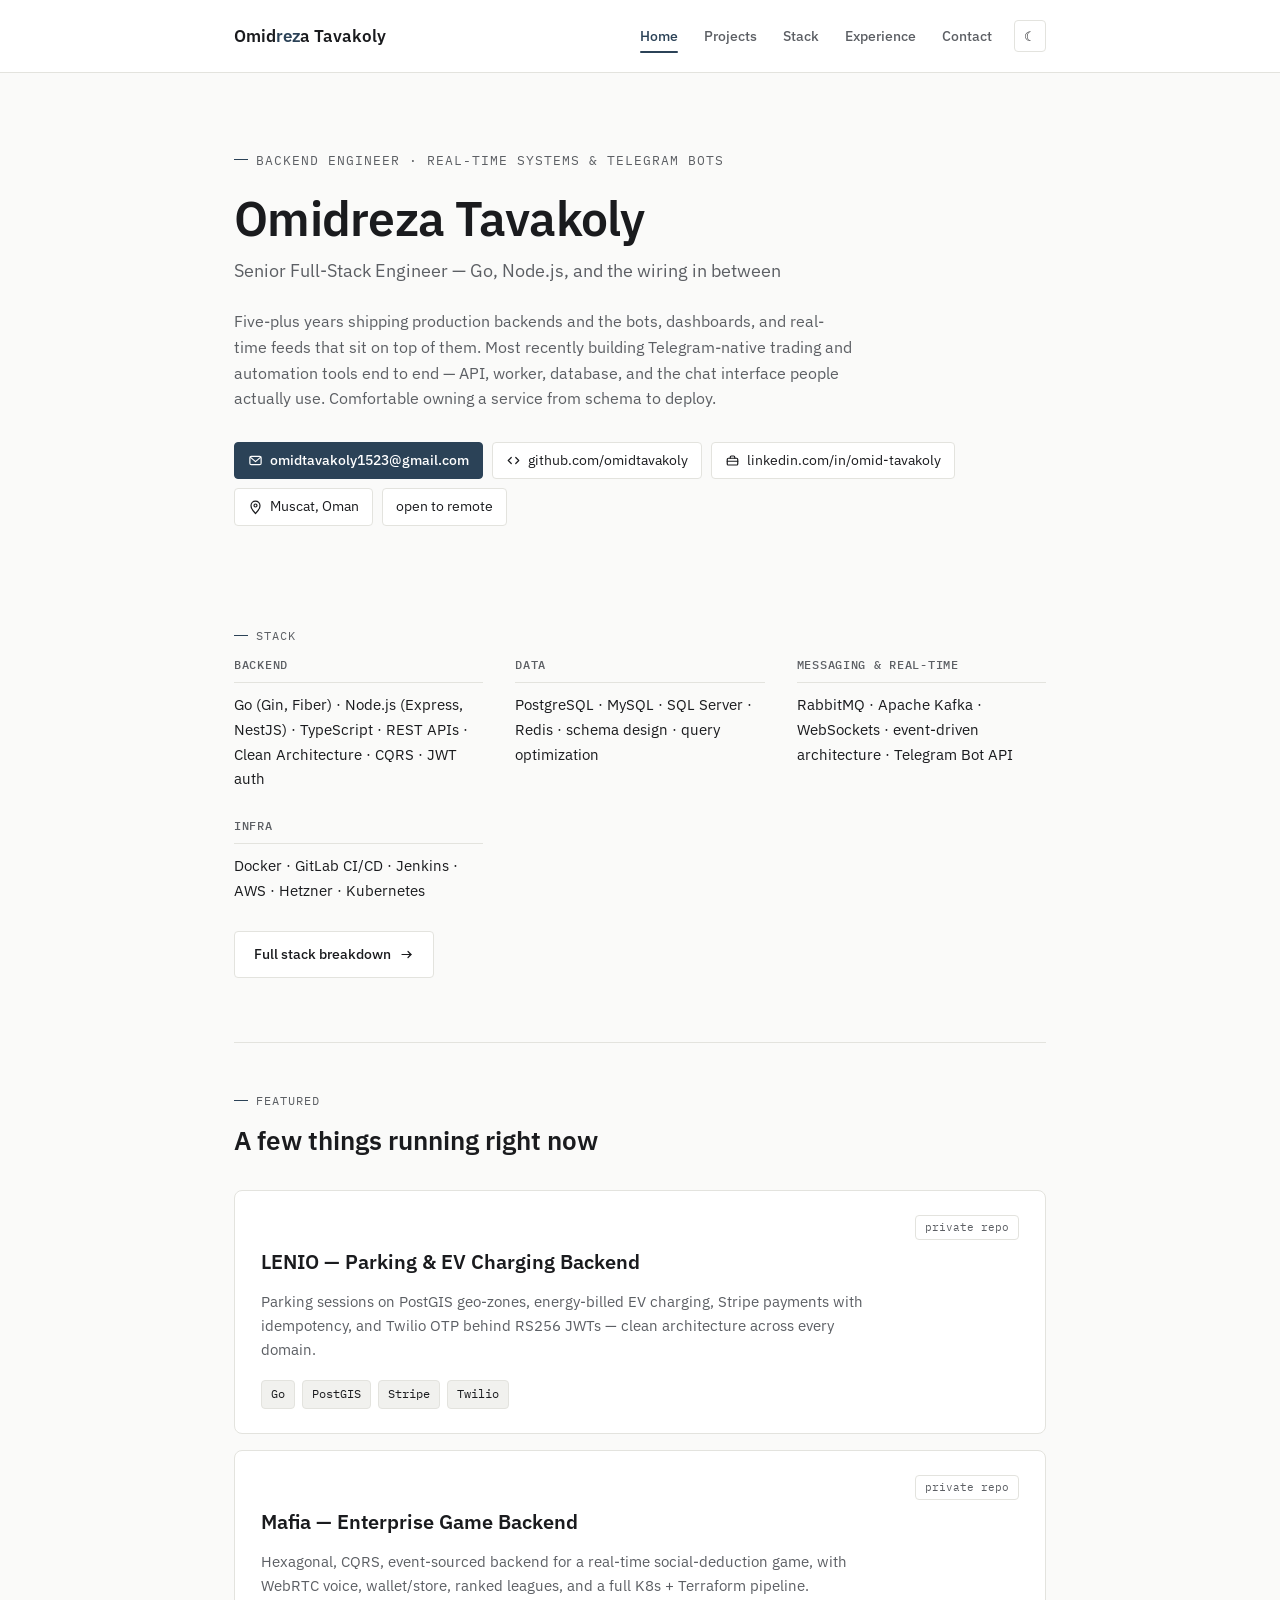
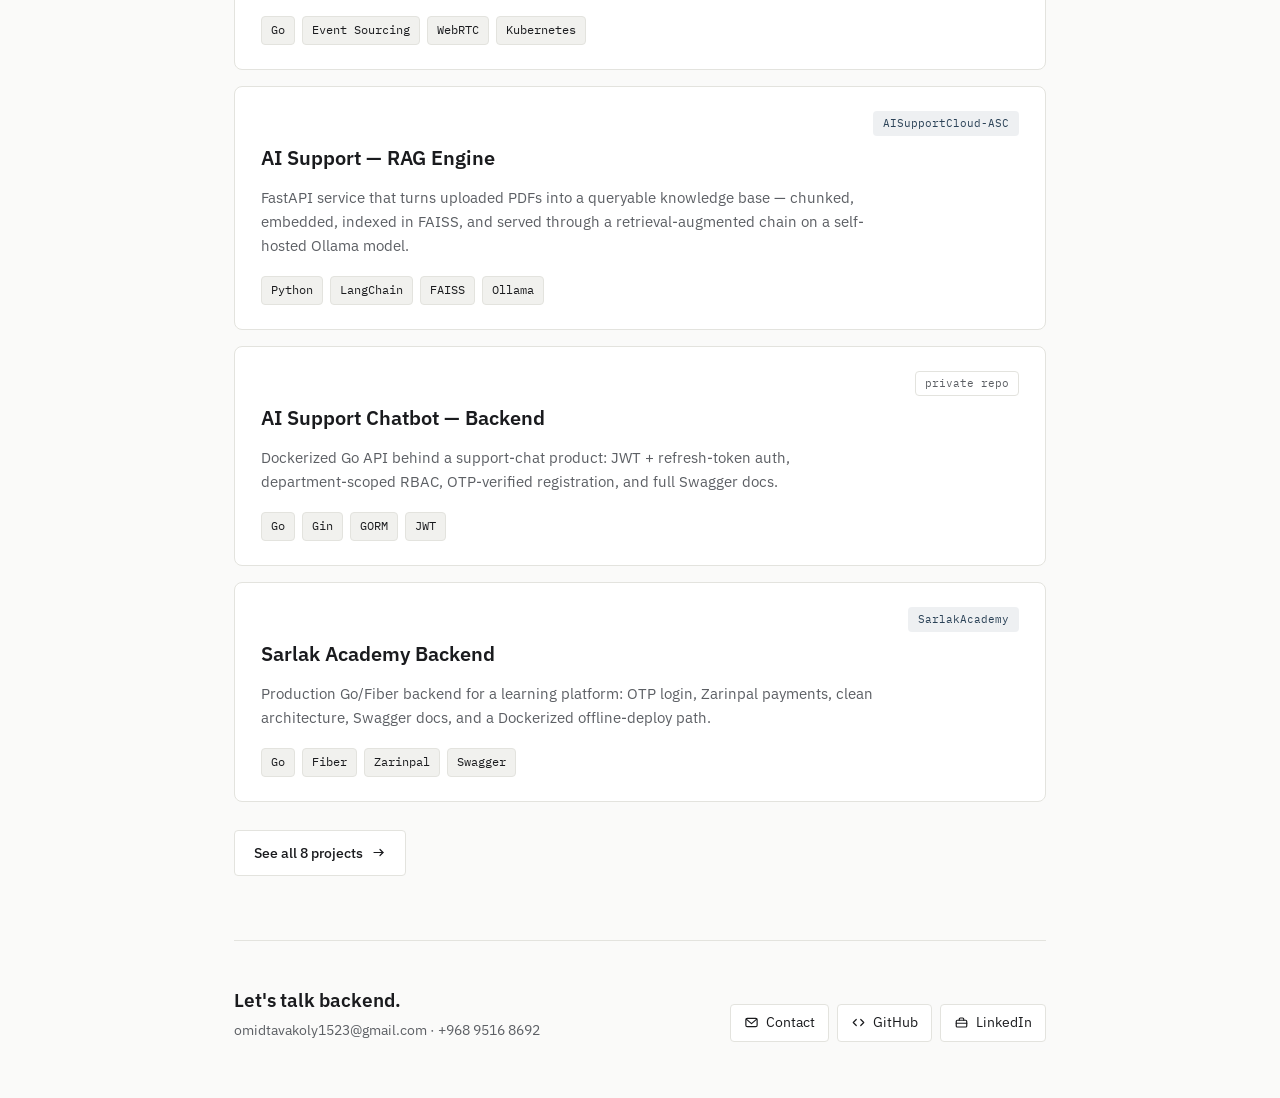
<file: index.html>
<!doctype html>
<html lang="en">
<head>
<meta charset="utf-8">
<meta name="viewport" content="width=device-width, initial-scale=1">
<title>Omidreza Tavakoly — Backend Engineer</title>
<meta name="description" content="Backend engineer portfolio — Go, Node.js, and the Telegram bots, trading tools, and real-time services built on top of them.">
<link rel="icon" type="image/svg+xml" href="assets/favicon.svg">
<link rel="preconnect" href="https://fonts.googleapis.com">
<link rel="preconnect" href="https://fonts.gstatic.com" crossorigin>
<link href="https://fonts.googleapis.com/css2?family=IBM+Plex+Sans:wght@400;500;600;700&family=IBM+Plex+Mono:wght@400;500;600&display=swap" rel="stylesheet">
<link rel="stylesheet" href="assets/styles.css">
<script>(function(){try{var t=localStorage.getItem('theme');if(t)document.documentElement.setAttribute('data-theme',t);}catch(e){}})();</script>
</head>
<body>

<nav class="site-nav">
  <div class="nav-inner">
    <a class="wordmark" href="index.html">Omid<span>rez</span>a Tavakoly</a>
    <div class="nav-links">
      <a href="index.html" aria-current="page">Home</a>
      <a href="projects.html">Projects</a>
      <a href="stack.html">Stack</a>
      <a href="experience.html">Experience</a>
      <a href="contact.html">Contact</a>
      <button class="theme-toggle" id="theme-toggle" type="button" aria-label="Toggle theme">☾</button>
    </div>
  </div>
</nav>

<div class="wrap">
  <header class="hero">
    <p class="eyebrow">backend engineer · real-time systems &amp; telegram bots</p>
    <h1>Omidreza Tavakoly</h1>
    <p class="role">Senior Full-Stack Engineer — Go, Node.js, and the wiring in between</p>
    <p class="summary">
      Five-plus years shipping production backends and the bots, dashboards, and real-time
      feeds that sit on top of them. Most recently building Telegram-native trading and
      automation tools end to end — API, worker, database, and the chat interface people
      actually use. Comfortable owning a service from schema to deploy.
    </p>
    <div class="contact-row">
      <a class="pill primary" href="mailto:omidtavakoly1523@gmail.com"><svg class="icon" viewBox="0 0 20 20"><rect x="2.5" y="4.5" width="15" height="11" rx="2"/><path d="M3 5.5l7 6 7-6"/></svg>omidtavakoly1523@gmail.com</a>
      <a class="pill" href="https://github.com/omidtavakoly"><svg class="icon" viewBox="0 0 20 20"><path d="M7 6 3 10l4 4"/><path d="M13 6l4 4-4 4"/></svg>github.com/omidtavakoly</a>
      <a class="pill" href="https://www.linkedin.com/in/omid-tavakoly/"><svg class="icon" viewBox="0 0 20 20"><rect x="3" y="7" width="14" height="9" rx="1.5"/><path d="M7 7V5.5A1.5 1.5 0 0 1 8.5 4h3A1.5 1.5 0 0 1 13 5.5V7"/><path d="M3 11h14"/></svg>linkedin.com/in/omid-tavakoly</a>
      <span class="pill"><svg class="icon" viewBox="0 0 20 20"><path d="M10 18s6-6 6-10.5A6 6 0 1 0 4 7.5C4 12 10 18 10 18Z"/><circle cx="10" cy="7.3" r="2"/></svg>Muscat, Oman</span>
      <span class="pill">open to remote</span>
    </div>
  </header>

  <section id="stack">
    <p class="section-label">stack</p>
    <div class="stack-grid">
      <div class="stack-group">
        <h3>Backend</h3>
        <p>Go (Gin, Fiber) · Node.js (Express, NestJS) · TypeScript · REST APIs · Clean Architecture · CQRS · JWT auth</p>
      </div>
      <div class="stack-group">
        <h3>Data</h3>
        <p>PostgreSQL · MySQL · SQL Server · Redis · schema design · query optimization</p>
      </div>
      <div class="stack-group">
        <h3>Messaging &amp; real-time</h3>
        <p>RabbitMQ · Apache Kafka · WebSockets · event-driven architecture · Telegram Bot API</p>
      </div>
      <div class="stack-group">
        <h3>Infra</h3>
        <p>Docker · GitLab CI/CD · Jenkins · AWS · Hetzner · Kubernetes</p>
      </div>
    </div>
    <p style="margin-top:28px;"><a class="btn btn-ghost" href="stack.html">Full stack breakdown <svg class="icon" viewBox="0 0 20 20"><path d="M4 10h12"/><path d="M12 6l4 4-4 4"/></svg></a></p>
  </section>

  <section id="featured">
    <p class="section-label">featured</p>
    <h2 class="section-title">A few things running right now</h2>
    <div class="projects">

      <article class="card">
        <div class="card-head">
          <span class="status-pill private">private repo</span>
        </div>
        <h3 class="proj-title">LENIO — Parking &amp; EV Charging Backend</h3>
        <p class="desc">
          Parking sessions on PostGIS geo-zones, energy-billed EV charging, Stripe payments
          with idempotency, and Twilio OTP behind RS256 JWTs — clean architecture across
          every domain.
        </p>
        <div class="tags">
          <span class="tag">Go</span>
          <span class="tag">PostGIS</span>
          <span class="tag">Stripe</span>
          <span class="tag">Twilio</span>
        </div>
      </article>

      <article class="card">
        <div class="card-head">
          <span class="status-pill private">private repo</span>
        </div>
        <h3 class="proj-title">Mafia — Enterprise Game Backend</h3>
        <p class="desc">
          Hexagonal, CQRS, event-sourced backend for a real-time social-deduction game, with
          WebRTC voice, wallet/store, ranked leagues, and a full K8s + Terraform pipeline.
        </p>
        <div class="tags">
          <span class="tag">Go</span>
          <span class="tag">Event Sourcing</span>
          <span class="tag">WebRTC</span>
          <span class="tag">Kubernetes</span>
        </div>
      </article>

      <article class="card">
        <div class="card-head">
          <span class="status-pill org">AISupportCloud-ASC</span>
        </div>
        <h3 class="proj-title">AI Support — RAG Engine</h3>
        <p class="desc">
          FastAPI service that turns uploaded PDFs into a queryable knowledge base — chunked,
          embedded, indexed in FAISS, and served through a retrieval-augmented chain on a
          self-hosted Ollama model.
        </p>
        <div class="tags">
          <span class="tag">Python</span>
          <span class="tag">LangChain</span>
          <span class="tag">FAISS</span>
          <span class="tag">Ollama</span>
        </div>
      </article>

      <article class="card">
        <div class="card-head">
          <span class="status-pill private">private repo</span>
        </div>
        <h3 class="proj-title">AI Support Chatbot — Backend</h3>
        <p class="desc">
          Dockerized Go API behind a support-chat product: JWT + refresh-token auth,
          department-scoped RBAC, OTP-verified registration, and full Swagger docs.
        </p>
        <div class="tags">
          <span class="tag">Go</span>
          <span class="tag">Gin</span>
          <span class="tag">GORM</span>
          <span class="tag">JWT</span>
        </div>
      </article>

      <article class="card">
        <div class="card-head">
          <span class="status-pill org">SarlakAcademy</span>
        </div>
        <h3 class="proj-title">Sarlak Academy Backend</h3>
        <p class="desc">
          Production Go/Fiber backend for a learning platform: OTP login, Zarinpal payments,
          clean architecture, Swagger docs, and a Dockerized offline-deploy path.
        </p>
        <div class="tags">
          <span class="tag">Go</span>
          <span class="tag">Fiber</span>
          <span class="tag">Zarinpal</span>
          <span class="tag">Swagger</span>
        </div>
      </article>

    </div>
    <p style="margin-top:28px;"><a class="btn btn-ghost" href="projects.html">See all 8 projects <svg class="icon" viewBox="0 0 20 20"><path d="M4 10h12"/><path d="M12 6l4 4-4 4"/></svg></a></p>
  </section>

  <footer>
    <div class="foot-inner">
      <div>
        <p class="foot-title">Let's talk backend.</p>
        <p class="foot-sub">omidtavakoly1523@gmail.com · +968 9516 8692</p>
      </div>
      <div class="foot-links">
        <a class="pill" href="contact.html"><svg class="icon" viewBox="0 0 20 20"><rect x="2.5" y="4.5" width="15" height="11" rx="2"/><path d="M3 5.5l7 6 7-6"/></svg>Contact</a>
        <a class="pill" href="https://github.com/omidtavakoly"><svg class="icon" viewBox="0 0 20 20"><path d="M7 6 3 10l4 4"/><path d="M13 6l4 4-4 4"/></svg>GitHub</a>
        <a class="pill" href="https://www.linkedin.com/in/omid-tavakoly/"><svg class="icon" viewBox="0 0 20 20"><rect x="3" y="7" width="14" height="9" rx="1.5"/><path d="M7 7V5.5A1.5 1.5 0 0 1 8.5 4h3A1.5 1.5 0 0 1 13 5.5V7"/><path d="M3 11h14"/></svg>LinkedIn</a>
      </div>
    </div>
  </footer>
</div>

<script src="assets/theme.js" defer></script>
</body>
</html>
</file>
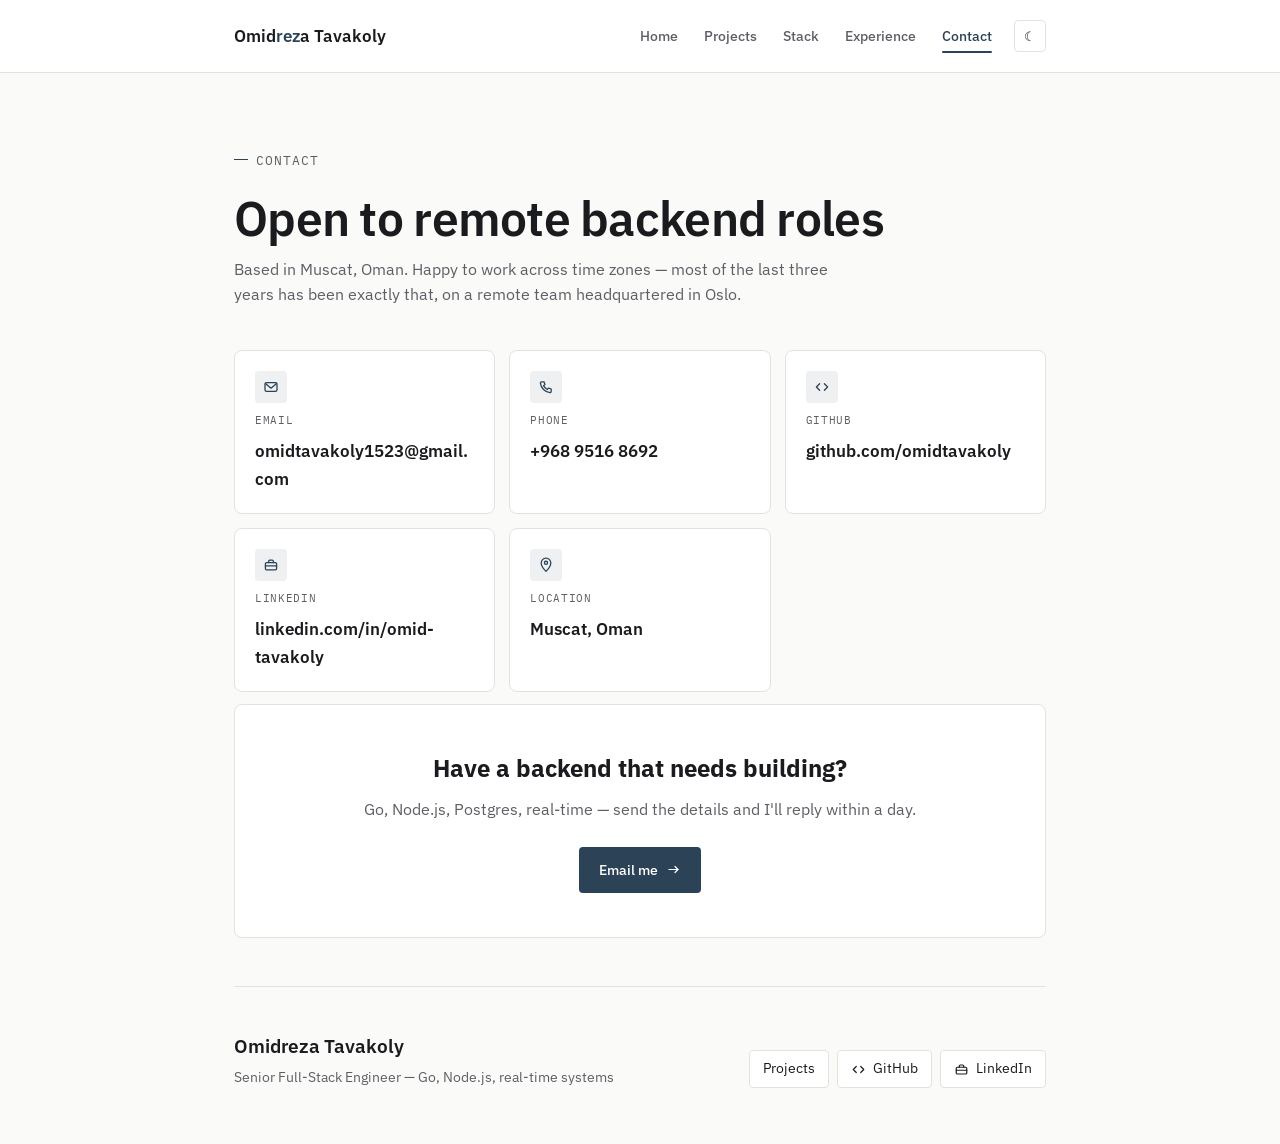
<file: contact.html>
<!doctype html>
<html lang="en">
<head>
<meta charset="utf-8">
<meta name="viewport" content="width=device-width, initial-scale=1">
<title>Contact — Omidreza Tavakoly</title>
<meta name="description" content="Get in touch with Omidreza Tavakoly — backend engineer, open to remote roles.">
<link rel="icon" type="image/svg+xml" href="assets/favicon.svg">
<link rel="preconnect" href="https://fonts.googleapis.com">
<link rel="preconnect" href="https://fonts.gstatic.com" crossorigin>
<link href="https://fonts.googleapis.com/css2?family=IBM+Plex+Sans:wght@400;500;600;700&family=IBM+Plex+Mono:wght@400;500;600&display=swap" rel="stylesheet">
<link rel="stylesheet" href="assets/styles.css">
<script>(function(){try{var t=localStorage.getItem('theme');if(t)document.documentElement.setAttribute('data-theme',t);}catch(e){}})();</script>
</head>
<body>

<nav class="site-nav">
  <div class="nav-inner">
    <a class="wordmark" href="index.html">Omid<span>rez</span>a Tavakoly</a>
    <div class="nav-links">
      <a href="index.html">Home</a>
      <a href="projects.html">Projects</a>
      <a href="stack.html">Stack</a>
      <a href="experience.html">Experience</a>
      <a href="contact.html" aria-current="page">Contact</a>
      <button class="theme-toggle" id="theme-toggle" type="button" aria-label="Toggle theme">☾</button>
    </div>
  </div>
</nav>

<div class="wrap">
  <header class="hero" style="padding-bottom: 12px;">
    <p class="eyebrow">contact</p>
    <h1 style="font-size: clamp(34px, 5vw, 48px);">Open to remote backend roles</h1>
    <p class="summary">
      Based in Muscat, Oman. Happy to work across time zones — most of the last three
      years has been exactly that, on a remote team headquartered in Oslo.
    </p>
  </header>

  <section id="details" style="border-top:none; padding-top:0;">
    <div class="contact-grid">
      <a class="contact-card" href="mailto:omidtavakoly1523@gmail.com">
        <span class="icon-badge"><svg class="icon" viewBox="0 0 20 20"><rect x="2.5" y="4.5" width="15" height="11" rx="2"/><path d="M3 5.5l7 6 7-6"/></svg></span>
        <span class="k">Email</span>
        <span class="v">omidtavakoly1523@gmail.com</span>
      </a>
      <a class="contact-card" href="tel:+96895168692">
        <span class="icon-badge"><svg class="icon" viewBox="0 0 20 20"><path d="M4.5 3.5h3l1.2 3.4-1.8 1.4a10.5 10.5 0 0 0 4.8 4.8l1.4-1.8 3.4 1.2v3a1.5 1.5 0 0 1-1.6 1.5A13.5 13.5 0 0 1 3 5.1a1.5 1.5 0 0 1 1.5-1.6Z"/></svg></span>
        <span class="k">Phone</span>
        <span class="v">+968 9516 8692</span>
      </a>
      <a class="contact-card" href="https://github.com/omidtavakoly" target="_blank" rel="noopener">
        <span class="icon-badge"><svg class="icon" viewBox="0 0 20 20"><path d="M7 6 3 10l4 4"/><path d="M13 6l4 4-4 4"/></svg></span>
        <span class="k">GitHub</span>
        <span class="v">github.com/omidtavakoly</span>
      </a>
      <a class="contact-card" href="https://www.linkedin.com/in/omid-tavakoly/" target="_blank" rel="noopener">
        <span class="icon-badge"><svg class="icon" viewBox="0 0 20 20"><rect x="3" y="7" width="14" height="9" rx="1.5"/><path d="M7 7V5.5A1.5 1.5 0 0 1 8.5 4h3A1.5 1.5 0 0 1 13 5.5V7"/><path d="M3 11h14"/></svg></span>
        <span class="k">LinkedIn</span>
        <span class="v">linkedin.com/in/omid-tavakoly</span>
      </a>
      <div class="contact-card">
        <span class="icon-badge"><svg class="icon" viewBox="0 0 20 20"><path d="M10 18s6-6 6-10.5A6 6 0 1 0 4 7.5C4 12 10 18 10 18Z"/><circle cx="10" cy="7.3" r="2"/></svg></span>
        <span class="k">Location</span>
        <span class="v">Muscat, Oman</span>
      </div>
    </div>

    <div class="cta-block">
      <h2>Have a backend that needs building?</h2>
      <p>Go, Node.js, Postgres, real-time — send the details and I'll reply within a day.</p>
      <a class="btn btn-primary" href="mailto:omidtavakoly1523@gmail.com?subject=Let%27s%20talk%20backend">Email me <svg class="icon" viewBox="0 0 20 20"><path d="M4 10h12"/><path d="M12 6l4 4-4 4"/></svg></a>
    </div>
  </section>

  <footer>
    <div class="foot-inner">
      <div>
        <p class="foot-title">Omidreza Tavakoly</p>
        <p class="foot-sub">Senior Full-Stack Engineer — Go, Node.js, real-time systems</p>
      </div>
      <div class="foot-links">
        <a class="pill" href="projects.html">Projects</a>
        <a class="pill" href="https://github.com/omidtavakoly"><svg class="icon" viewBox="0 0 20 20"><path d="M7 6 3 10l4 4"/><path d="M13 6l4 4-4 4"/></svg>GitHub</a>
        <a class="pill" href="https://www.linkedin.com/in/omid-tavakoly/"><svg class="icon" viewBox="0 0 20 20"><rect x="3" y="7" width="14" height="9" rx="1.5"/><path d="M7 7V5.5A1.5 1.5 0 0 1 8.5 4h3A1.5 1.5 0 0 1 13 5.5V7"/><path d="M3 11h14"/></svg>LinkedIn</a>
      </div>
    </div>
  </footer>
</div>

<script src="assets/theme.js" defer></script>
</body>
</html>
</file>
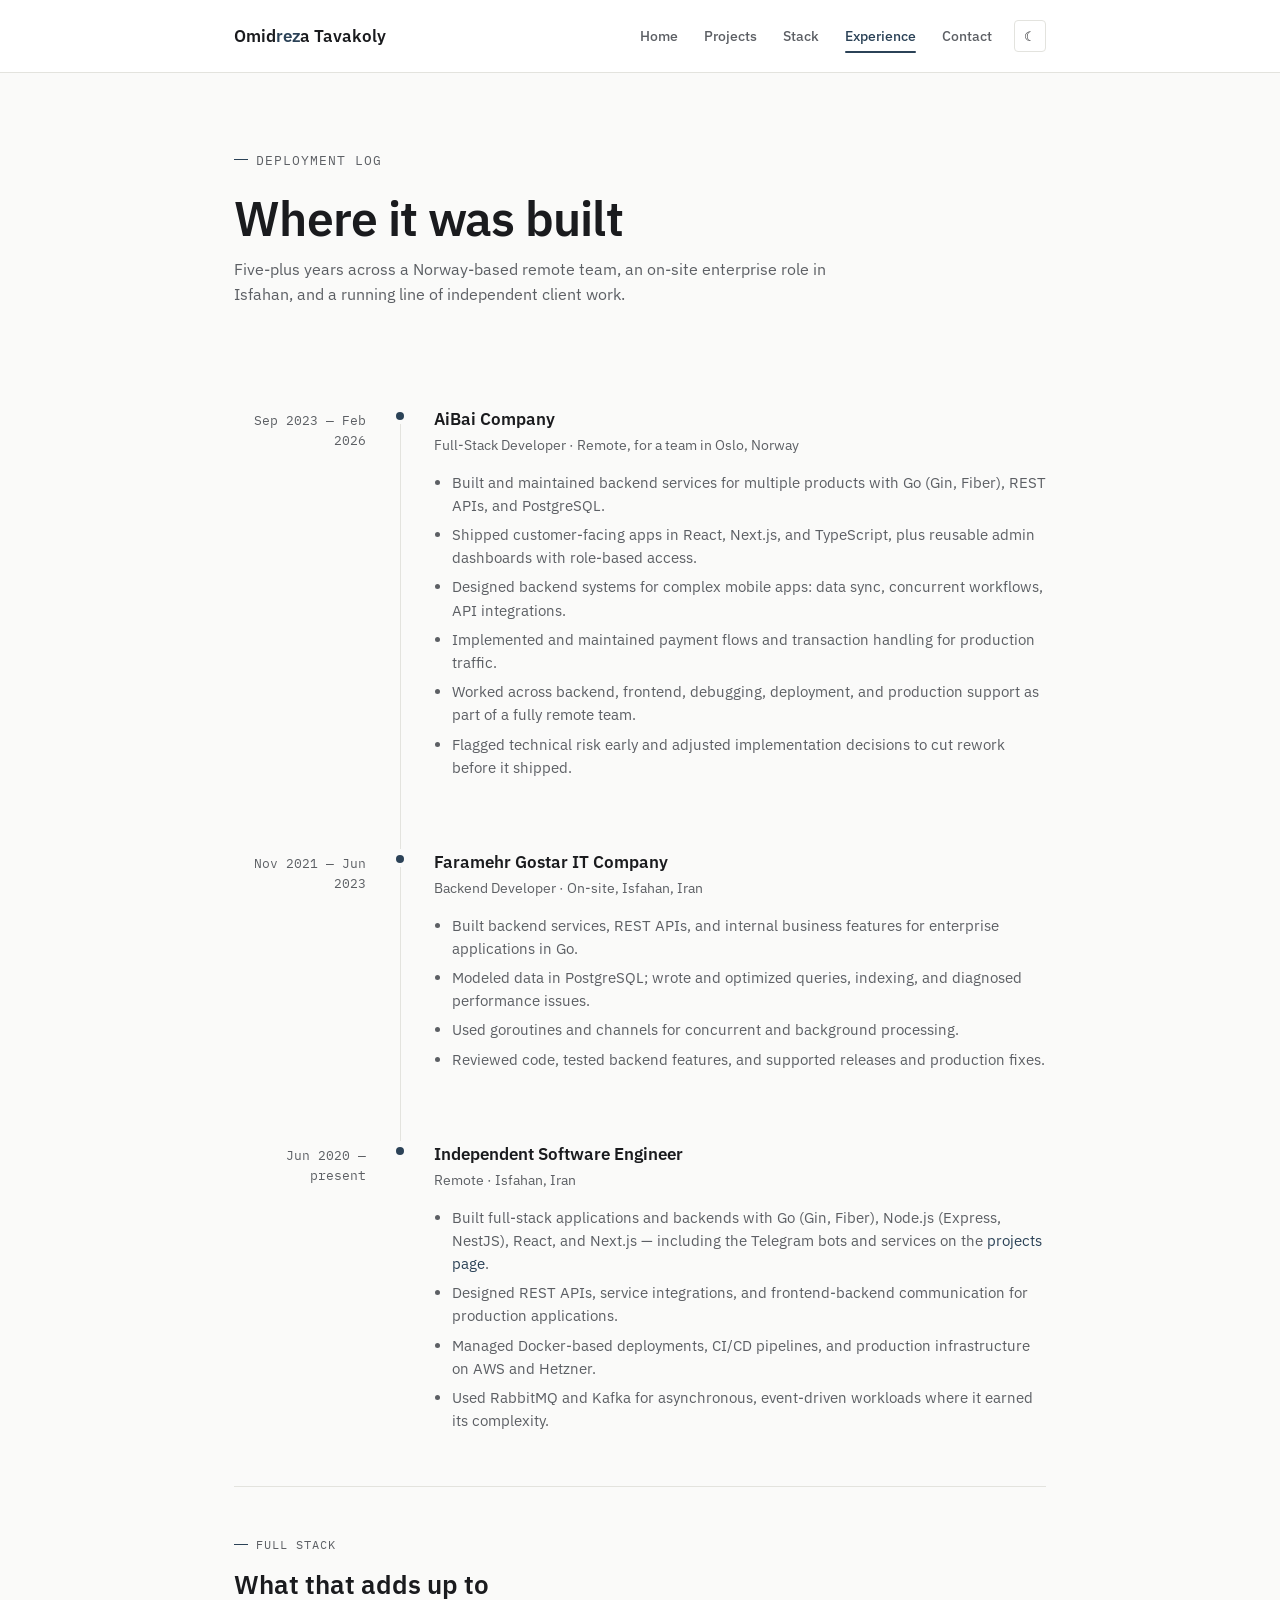
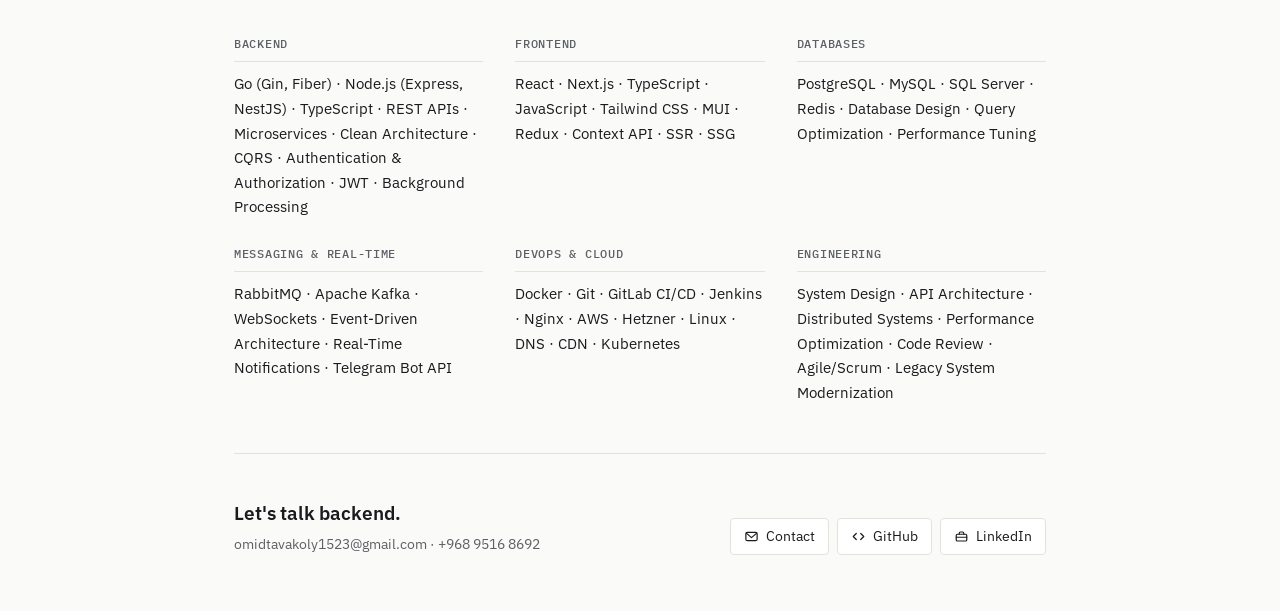
<file: experience.html>
<!doctype html>
<html lang="en">
<head>
<meta charset="utf-8">
<meta name="viewport" content="width=device-width, initial-scale=1">
<title>Experience — Omidreza Tavakoly</title>
<meta name="description" content="Five-plus years as a backend and full-stack engineer — AiBai, Faramehr Gostar IT, and independent work.">
<link rel="icon" type="image/svg+xml" href="assets/favicon.svg">
<link rel="preconnect" href="https://fonts.googleapis.com">
<link rel="preconnect" href="https://fonts.gstatic.com" crossorigin>
<link href="https://fonts.googleapis.com/css2?family=IBM+Plex+Sans:wght@400;500;600;700&family=IBM+Plex+Mono:wght@400;500;600&display=swap" rel="stylesheet">
<link rel="stylesheet" href="assets/styles.css">
<script>(function(){try{var t=localStorage.getItem('theme');if(t)document.documentElement.setAttribute('data-theme',t);}catch(e){}})();</script>
</head>
<body>

<nav class="site-nav">
  <div class="nav-inner">
    <a class="wordmark" href="index.html">Omid<span>rez</span>a Tavakoly</a>
    <div class="nav-links">
      <a href="index.html">Home</a>
      <a href="projects.html">Projects</a>
      <a href="stack.html">Stack</a>
      <a href="experience.html" aria-current="page">Experience</a>
      <a href="contact.html">Contact</a>
      <button class="theme-toggle" id="theme-toggle" type="button" aria-label="Toggle theme">☾</button>
    </div>
  </div>
</nav>

<div class="wrap">
  <header class="hero" style="padding-bottom: 20px;">
    <p class="eyebrow">deployment log</p>
    <h1 style="font-size: clamp(34px, 5vw, 48px);">Where it was built</h1>
    <p class="summary">Five-plus years across a Norway-based remote team, an on-site enterprise role in Isfahan, and a running line of independent client work.</p>
  </header>

  <section id="timeline">
    <div class="timeline">

      <div class="tl-item">
        <div class="tl-date">Sep 2023 — Feb 2026</div>
        <div class="tl-marker"><span class="tl-dot"></span></div>
        <div class="tl-body">
          <h3>AiBai Company</h3>
          <p class="tl-role">Full-Stack Developer · Remote, for a team in Oslo, Norway</p>
          <ul>
            <li>Built and maintained backend services for multiple products with Go (Gin, Fiber), REST APIs, and PostgreSQL.</li>
            <li>Shipped customer-facing apps in React, Next.js, and TypeScript, plus reusable admin dashboards with role-based access.</li>
            <li>Designed backend systems for complex mobile apps: data sync, concurrent workflows, API integrations.</li>
            <li>Implemented and maintained payment flows and transaction handling for production traffic.</li>
            <li>Worked across backend, frontend, debugging, deployment, and production support as part of a fully remote team.</li>
            <li>Flagged technical risk early and adjusted implementation decisions to cut rework before it shipped.</li>
          </ul>
        </div>
      </div>

      <div class="tl-item">
        <div class="tl-date">Nov 2021 — Jun 2023</div>
        <div class="tl-marker"><span class="tl-dot"></span></div>
        <div class="tl-body">
          <h3>Faramehr Gostar IT Company</h3>
          <p class="tl-role">Backend Developer · On-site, Isfahan, Iran</p>
          <ul>
            <li>Built backend services, REST APIs, and internal business features for enterprise applications in Go.</li>
            <li>Modeled data in PostgreSQL; wrote and optimized queries, indexing, and diagnosed performance issues.</li>
            <li>Used goroutines and channels for concurrent and background processing.</li>
            <li>Reviewed code, tested backend features, and supported releases and production fixes.</li>
          </ul>
        </div>
      </div>

      <div class="tl-item">
        <div class="tl-date">Jun 2020 — present</div>
        <div class="tl-marker"><span class="tl-dot"></span></div>
        <div class="tl-body">
          <h3>Independent Software Engineer</h3>
          <p class="tl-role">Remote · Isfahan, Iran</p>
          <ul>
            <li>Built full-stack applications and backends with Go (Gin, Fiber), Node.js (Express, NestJS), React, and Next.js — including the Telegram bots and services on the <a href="projects.html">projects page</a>.</li>
            <li>Designed REST APIs, service integrations, and frontend-backend communication for production applications.</li>
            <li>Managed Docker-based deployments, CI/CD pipelines, and production infrastructure on AWS and Hetzner.</li>
            <li>Used RabbitMQ and Kafka for asynchronous, event-driven workloads where it earned its complexity.</li>
          </ul>
        </div>
      </div>

    </div>
  </section>

  <section id="skills">
    <p class="section-label">full stack</p>
    <h2 class="section-title">What that adds up to</h2>
    <div class="stack-grid">
      <div class="stack-group">
        <h3>Backend</h3>
        <p>Go (Gin, Fiber) · Node.js (Express, NestJS) · TypeScript · REST APIs · Microservices · Clean Architecture · CQRS · Authentication &amp; Authorization · JWT · Background Processing</p>
      </div>
      <div class="stack-group">
        <h3>Frontend</h3>
        <p>React · Next.js · TypeScript · JavaScript · Tailwind CSS · MUI · Redux · Context API · SSR · SSG</p>
      </div>
      <div class="stack-group">
        <h3>Databases</h3>
        <p>PostgreSQL · MySQL · SQL Server · Redis · Database Design · Query Optimization · Performance Tuning</p>
      </div>
      <div class="stack-group">
        <h3>Messaging &amp; real-time</h3>
        <p>RabbitMQ · Apache Kafka · WebSockets · Event-Driven Architecture · Real-Time Notifications · Telegram Bot API</p>
      </div>
      <div class="stack-group">
        <h3>DevOps &amp; cloud</h3>
        <p>Docker · Git · GitLab CI/CD · Jenkins · Nginx · AWS · Hetzner · Linux · DNS · CDN · Kubernetes</p>
      </div>
      <div class="stack-group">
        <h3>Engineering</h3>
        <p>System Design · API Architecture · Distributed Systems · Performance Optimization · Code Review · Agile/Scrum · Legacy System Modernization</p>
      </div>
    </div>
  </section>

  <footer>
    <div class="foot-inner">
      <div>
        <p class="foot-title">Let's talk backend.</p>
        <p class="foot-sub">omidtavakoly1523@gmail.com · +968 9516 8692</p>
      </div>
      <div class="foot-links">
        <a class="pill" href="contact.html"><svg class="icon" viewBox="0 0 20 20"><rect x="2.5" y="4.5" width="15" height="11" rx="2"/><path d="M3 5.5l7 6 7-6"/></svg>Contact</a>
        <a class="pill" href="https://github.com/omidtavakoly"><svg class="icon" viewBox="0 0 20 20"><path d="M7 6 3 10l4 4"/><path d="M13 6l4 4-4 4"/></svg>GitHub</a>
        <a class="pill" href="https://www.linkedin.com/in/omid-tavakoly/"><svg class="icon" viewBox="0 0 20 20"><rect x="3" y="7" width="14" height="9" rx="1.5"/><path d="M7 7V5.5A1.5 1.5 0 0 1 8.5 4h3A1.5 1.5 0 0 1 13 5.5V7"/><path d="M3 11h14"/></svg>LinkedIn</a>
      </div>
    </div>
  </footer>
</div>

<script src="assets/theme.js" defer></script>
</body>
</html>
</file>
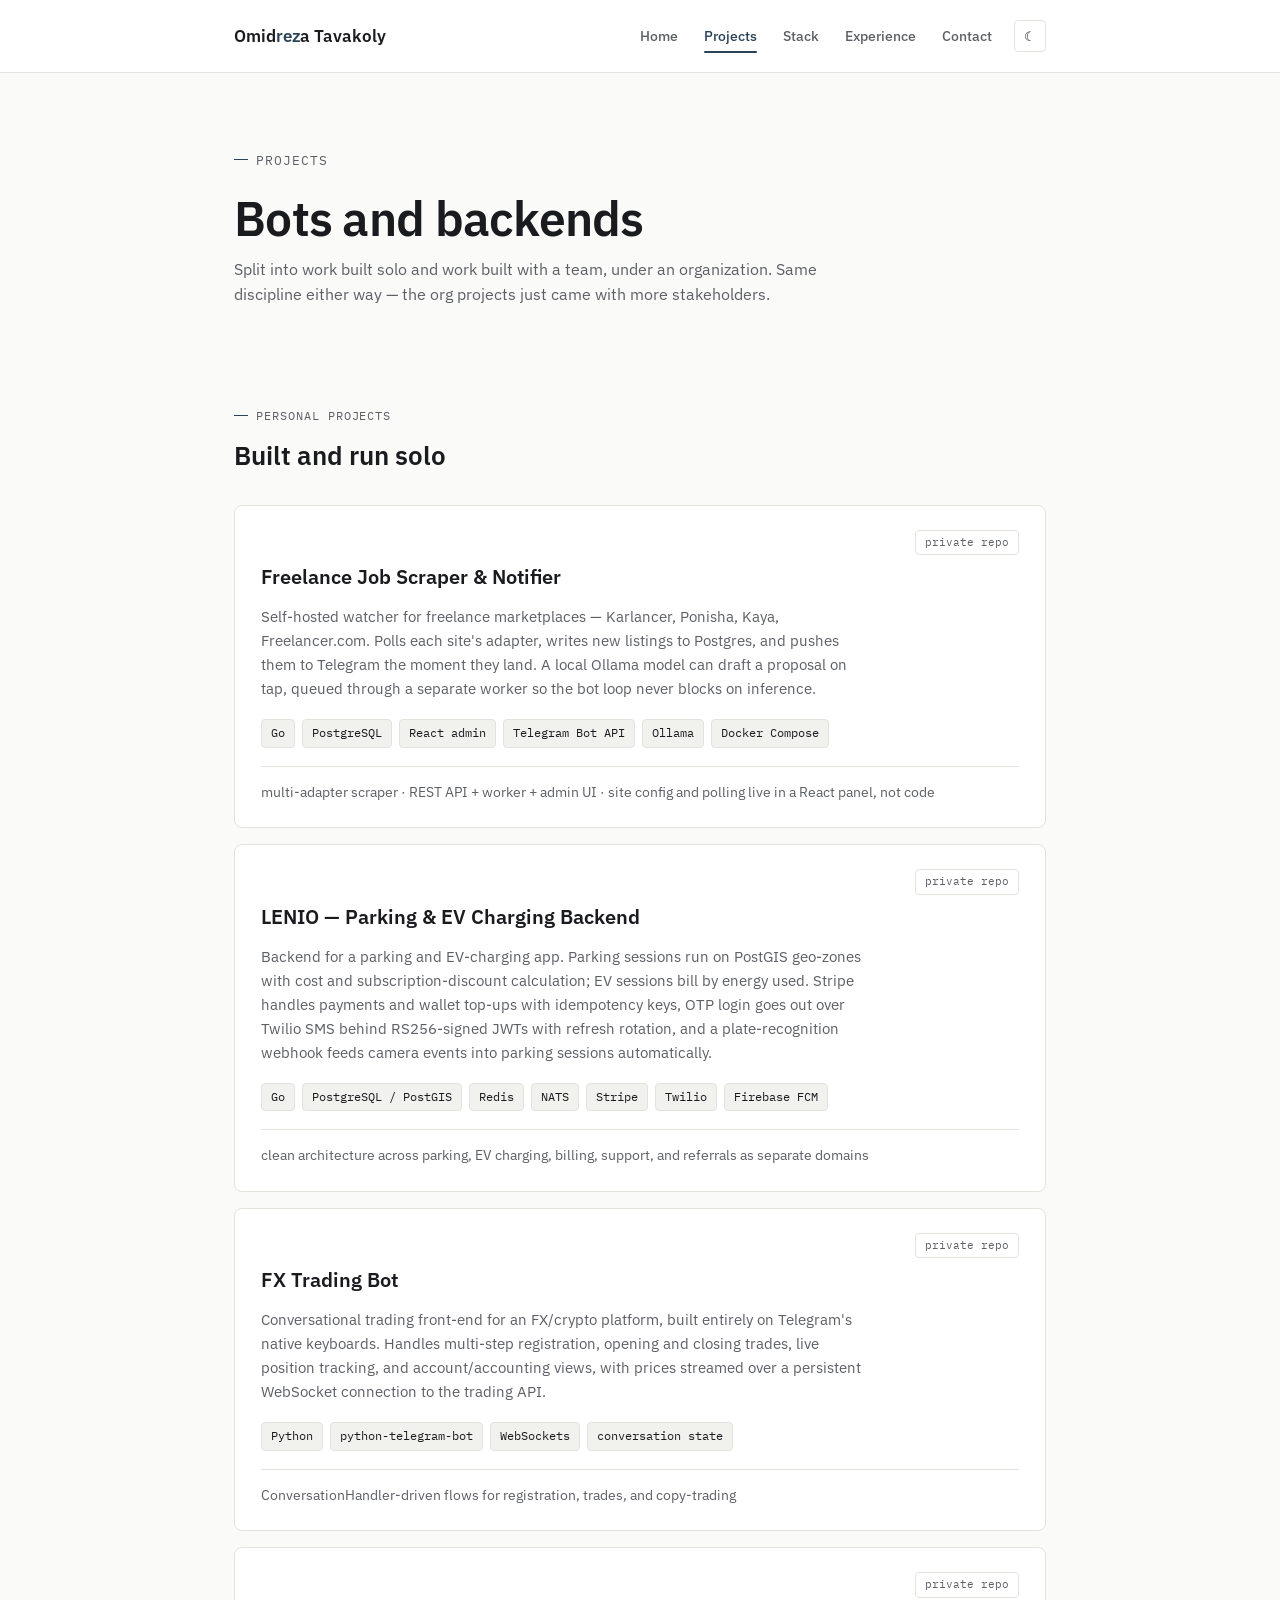
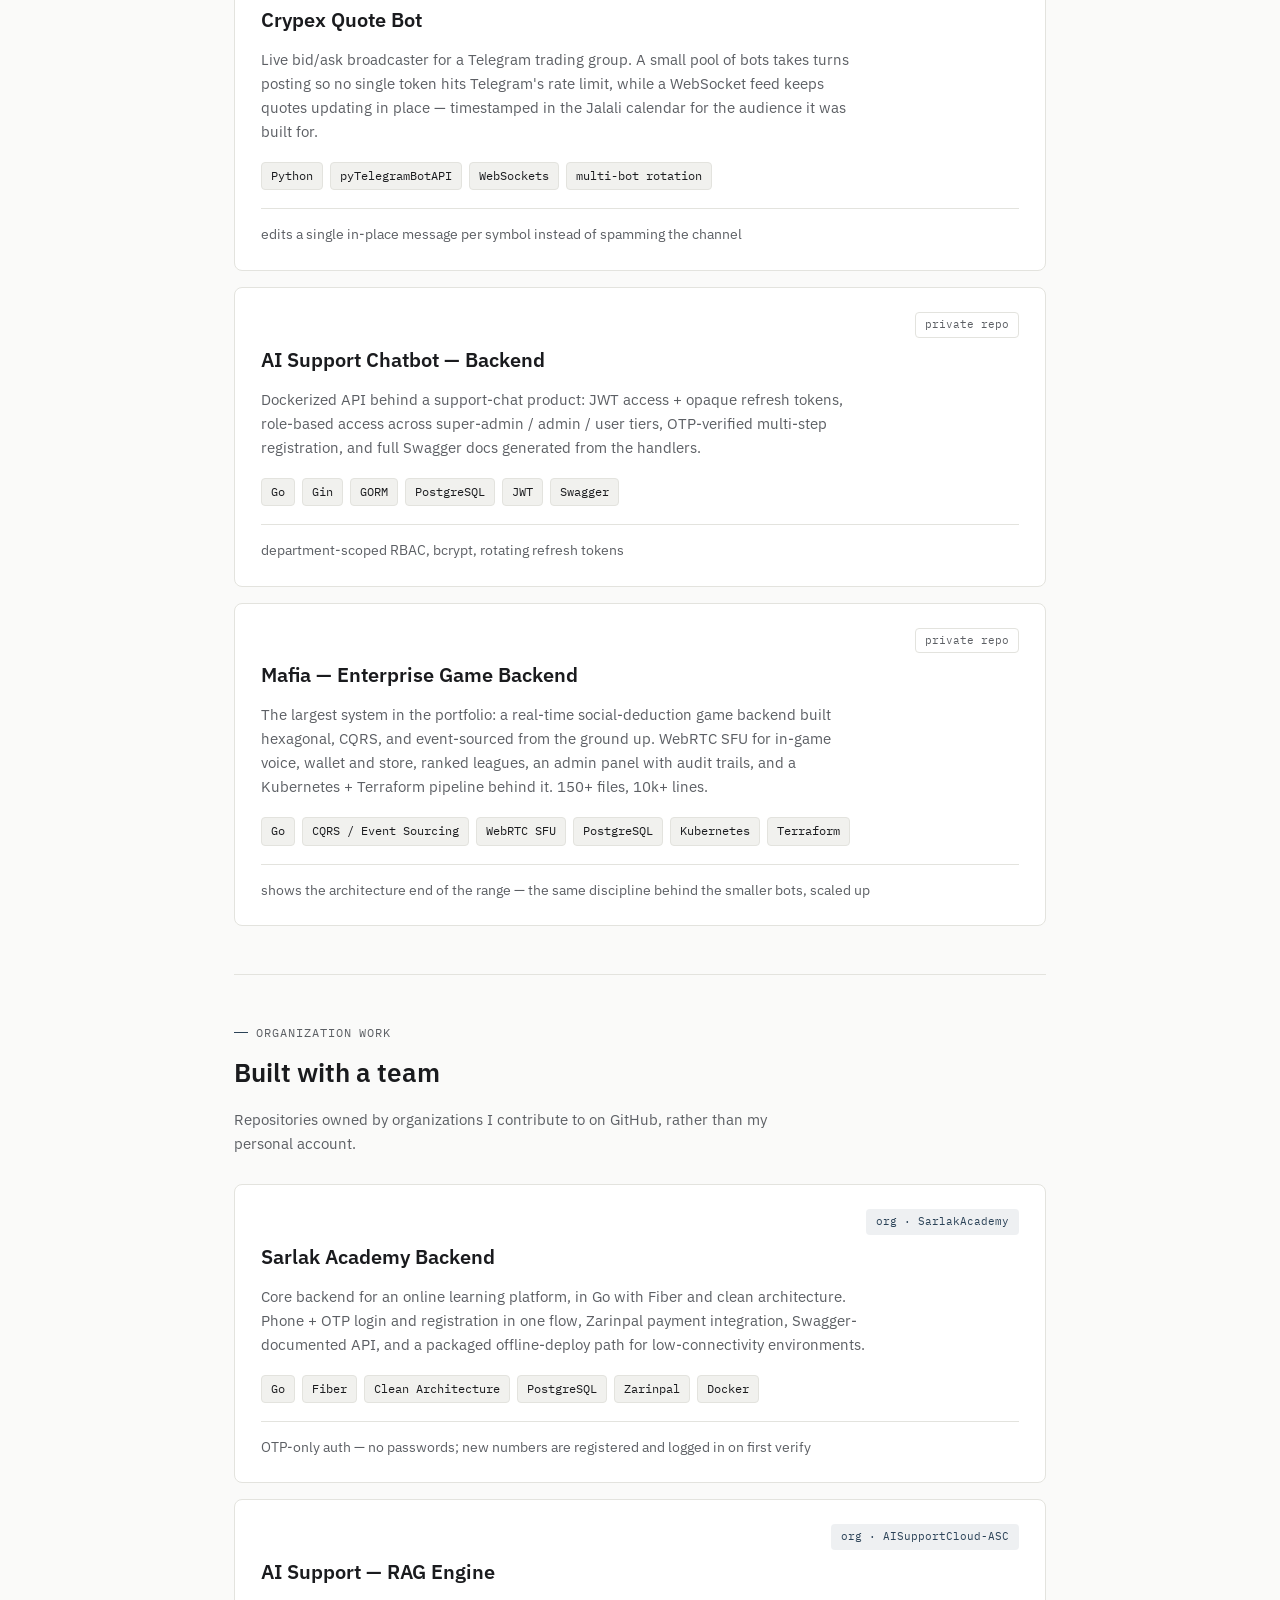
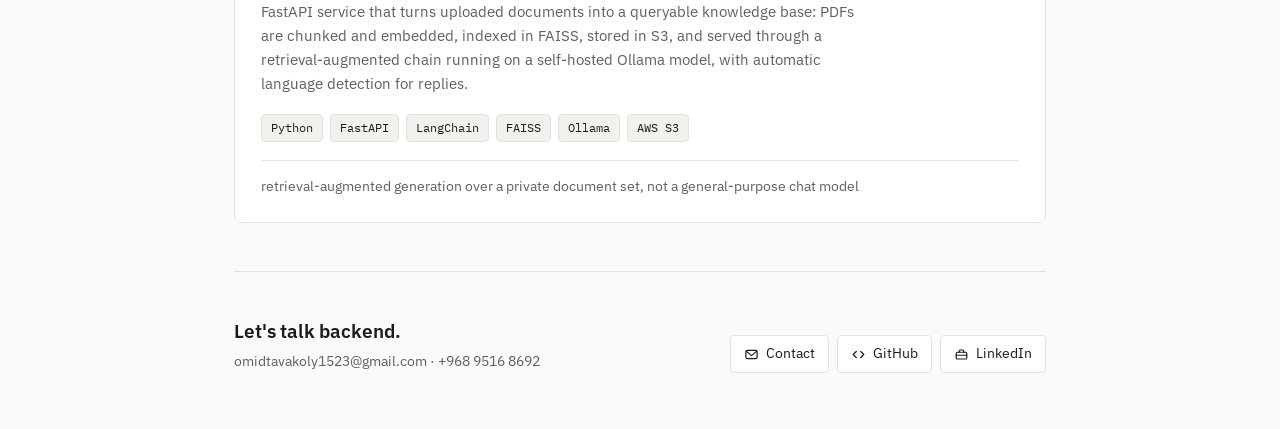
<file: projects.html>
<!doctype html>
<html lang="en">
<head>
<meta charset="utf-8">
<meta name="viewport" content="width=device-width, initial-scale=1">
<title>Projects — Omidreza Tavakoly</title>
<meta name="description" content="Telegram bots, trading systems, and backend platforms — solo-built and shipped as part of AISupportCloud and Sarlak Academy.">
<link rel="icon" type="image/svg+xml" href="assets/favicon.svg">
<link rel="preconnect" href="https://fonts.googleapis.com">
<link rel="preconnect" href="https://fonts.gstatic.com" crossorigin>
<link href="https://fonts.googleapis.com/css2?family=IBM+Plex+Sans:wght@400;500;600;700&family=IBM+Plex+Mono:wght@400;500;600&display=swap" rel="stylesheet">
<link rel="stylesheet" href="assets/styles.css">
<script>(function(){try{var t=localStorage.getItem('theme');if(t)document.documentElement.setAttribute('data-theme',t);}catch(e){}})();</script>
</head>
<body>

<nav class="site-nav">
  <div class="nav-inner">
    <a class="wordmark" href="index.html">Omid<span>rez</span>a Tavakoly</a>
    <div class="nav-links">
      <a href="index.html">Home</a>
      <a href="projects.html" aria-current="page">Projects</a>
      <a href="stack.html">Stack</a>
      <a href="experience.html">Experience</a>
      <a href="contact.html">Contact</a>
      <button class="theme-toggle" id="theme-toggle" type="button" aria-label="Toggle theme">☾</button>
    </div>
  </div>
</nav>

<div class="wrap">
  <header class="hero" style="padding-bottom: 20px;">
    <p class="eyebrow">projects</p>
    <h1 style="font-size: clamp(34px, 5vw, 48px);">Bots and backends</h1>
    <p class="summary">
      Split into work built solo and work built with a team, under an organization. Same
      discipline either way — the org projects just came with more stakeholders.
    </p>
  </header>

  <section id="personal">
    <p class="section-label">personal projects</p>
    <h2 class="section-title">Built and run solo</h2>
    <div class="projects">

      <article class="card" id="freelance-scraper">
        <div class="card-head">
          <span class="status-pill private">private repo</span>
        </div>
        <h3 class="proj-title">Freelance Job Scraper &amp; Notifier</h3>
        <p class="desc">
          Self-hosted watcher for freelance marketplaces — Karlancer, Ponisha, Kaya,
          Freelancer.com. Polls each site's adapter, writes new listings to Postgres, and
          pushes them to Telegram the moment they land. A local Ollama model can draft a
          proposal on tap, queued through a separate worker so the bot loop never blocks
          on inference.
        </p>
        <div class="tags">
          <span class="tag">Go</span>
          <span class="tag">PostgreSQL</span>
          <span class="tag">React admin</span>
          <span class="tag">Telegram Bot API</span>
          <span class="tag">Ollama</span>
          <span class="tag">Docker Compose</span>
        </div>
        <div class="card-foot">multi-adapter scraper · REST API + worker + admin UI · site config and polling live in a React panel, not code</div>
      </article>

      <article class="card" id="lenio">
        <div class="card-head">
          <span class="status-pill private">private repo</span>
        </div>
        <h3 class="proj-title">LENIO — Parking &amp; EV Charging Backend</h3>
        <p class="desc">
          Backend for a parking and EV-charging app. Parking sessions run on PostGIS
          geo-zones with cost and subscription-discount calculation; EV sessions bill by
          energy used. Stripe handles payments and wallet top-ups with idempotency keys,
          OTP login goes out over Twilio SMS behind RS256-signed JWTs with refresh rotation,
          and a plate-recognition webhook feeds camera events into parking sessions
          automatically.
        </p>
        <div class="tags">
          <span class="tag">Go</span>
          <span class="tag">PostgreSQL / PostGIS</span>
          <span class="tag">Redis</span>
          <span class="tag">NATS</span>
          <span class="tag">Stripe</span>
          <span class="tag">Twilio</span>
          <span class="tag">Firebase FCM</span>
        </div>
        <div class="card-foot">clean architecture across parking, EV charging, billing, support, and referrals as separate domains</div>
      </article>

      <article class="card" id="fx-bot">
        <div class="card-head">
          <span class="status-pill private">private repo</span>
        </div>
        <h3 class="proj-title">FX Trading Bot</h3>
        <p class="desc">
          Conversational trading front-end for an FX/crypto platform, built entirely on
          Telegram's native keyboards. Handles multi-step registration, opening and closing
          trades, live position tracking, and account/accounting views, with prices streamed
          over a persistent WebSocket connection to the trading API.
        </p>
        <div class="tags">
          <span class="tag">Python</span>
          <span class="tag">python-telegram-bot</span>
          <span class="tag">WebSockets</span>
          <span class="tag">conversation state</span>
        </div>
        <div class="card-foot">ConversationHandler-driven flows for registration, trades, and copy-trading</div>
      </article>

      <article class="card" id="crypex">
        <div class="card-head">
          <span class="status-pill private">private repo</span>
        </div>
        <h3 class="proj-title">Crypex Quote Bot</h3>
        <p class="desc">
          Live bid/ask broadcaster for a Telegram trading group. A small pool of bots takes
          turns posting so no single token hits Telegram's rate limit, while a WebSocket feed
          keeps quotes updating in place — timestamped in the Jalali calendar for the
          audience it was built for.
        </p>
        <div class="tags">
          <span class="tag">Python</span>
          <span class="tag">pyTelegramBotAPI</span>
          <span class="tag">WebSockets</span>
          <span class="tag">multi-bot rotation</span>
        </div>
        <div class="card-foot">edits a single in-place message per symbol instead of spamming the channel</div>
      </article>

      <article class="card" id="ai-support">
        <div class="card-head">
          <span class="status-pill private">private repo</span>
        </div>
        <h3 class="proj-title">AI Support Chatbot — Backend</h3>
        <p class="desc">
          Dockerized API behind a support-chat product: JWT access + opaque refresh tokens,
          role-based access across super-admin / admin / user tiers, OTP-verified multi-step
          registration, and full Swagger docs generated from the handlers.
        </p>
        <div class="tags">
          <span class="tag">Go</span>
          <span class="tag">Gin</span>
          <span class="tag">GORM</span>
          <span class="tag">PostgreSQL</span>
          <span class="tag">JWT</span>
          <span class="tag">Swagger</span>
        </div>
        <div class="card-foot">department-scoped RBAC, bcrypt, rotating refresh tokens</div>
      </article>

      <article class="card" id="mafia">
        <div class="card-head">
          <span class="status-pill private">private repo</span>
        </div>
        <h3 class="proj-title">Mafia — Enterprise Game Backend</h3>
        <p class="desc">
          The largest system in the portfolio: a real-time social-deduction game backend
          built hexagonal, CQRS, and event-sourced from the ground up. WebRTC SFU for in-game
          voice, wallet and store, ranked leagues, an admin panel with audit trails, and a
          Kubernetes + Terraform pipeline behind it. 150+ files, 10k+ lines.
        </p>
        <div class="tags">
          <span class="tag">Go</span>
          <span class="tag">CQRS / Event Sourcing</span>
          <span class="tag">WebRTC SFU</span>
          <span class="tag">PostgreSQL</span>
          <span class="tag">Kubernetes</span>
          <span class="tag">Terraform</span>
        </div>
        <div class="card-foot">shows the architecture end of the range — the same discipline behind the smaller bots, scaled up</div>
      </article>

    </div>
  </section>

  <section id="org">
    <p class="section-label">organization work</p>
    <h2 class="section-title">Built with a team</h2>
    <p class="section-intro">Repositories owned by organizations I contribute to on GitHub, rather than my personal account.</p>
    <div class="projects">

      <article class="card" id="sarlak-backend">
        <div class="card-head">
          <span class="status-pill org">org · SarlakAcademy</span>
        </div>
        <h3 class="proj-title">Sarlak Academy Backend</h3>
        <p class="desc">
          Core backend for an online learning platform, in Go with Fiber and clean
          architecture. Phone + OTP login and registration in one flow, Zarinpal payment
          integration, Swagger-documented API, and a packaged offline-deploy path for
          low-connectivity environments.
        </p>
        <div class="tags">
          <span class="tag">Go</span>
          <span class="tag">Fiber</span>
          <span class="tag">Clean Architecture</span>
          <span class="tag">PostgreSQL</span>
          <span class="tag">Zarinpal</span>
          <span class="tag">Docker</span>
        </div>
        <div class="card-foot">OTP-only auth — no passwords; new numbers are registered and logged in on first verify</div>
      </article>

      <article class="card" id="bot-salad">
        <div class="card-head">
          <span class="status-pill org">org · AISupportCloud-ASC</span>
        </div>
        <h3 class="proj-title">AI Support — RAG Engine</h3>
        <p class="desc">
          FastAPI service that turns uploaded documents into a queryable knowledge base:
          PDFs are chunked and embedded, indexed in FAISS, stored in S3, and served through a
          retrieval-augmented chain running on a self-hosted Ollama model, with automatic
          language detection for replies.
        </p>
        <div class="tags">
          <span class="tag">Python</span>
          <span class="tag">FastAPI</span>
          <span class="tag">LangChain</span>
          <span class="tag">FAISS</span>
          <span class="tag">Ollama</span>
          <span class="tag">AWS S3</span>
        </div>
        <div class="card-foot">retrieval-augmented generation over a private document set, not a general-purpose chat model</div>
      </article>

    </div>
  </section>

  <footer>
    <div class="foot-inner">
      <div>
        <p class="foot-title">Let's talk backend.</p>
        <p class="foot-sub">omidtavakoly1523@gmail.com · +968 9516 8692</p>
      </div>
      <div class="foot-links">
        <a class="pill" href="contact.html"><svg class="icon" viewBox="0 0 20 20"><rect x="2.5" y="4.5" width="15" height="11" rx="2"/><path d="M3 5.5l7 6 7-6"/></svg>Contact</a>
        <a class="pill" href="https://github.com/omidtavakoly"><svg class="icon" viewBox="0 0 20 20"><path d="M7 6 3 10l4 4"/><path d="M13 6l4 4-4 4"/></svg>GitHub</a>
        <a class="pill" href="https://www.linkedin.com/in/omid-tavakoly/"><svg class="icon" viewBox="0 0 20 20"><rect x="3" y="7" width="14" height="9" rx="1.5"/><path d="M7 7V5.5A1.5 1.5 0 0 1 8.5 4h3A1.5 1.5 0 0 1 13 5.5V7"/><path d="M3 11h14"/></svg>LinkedIn</a>
      </div>
    </div>
  </footer>
</div>

<script src="assets/theme.js" defer></script>
</body>
</html>
</file>
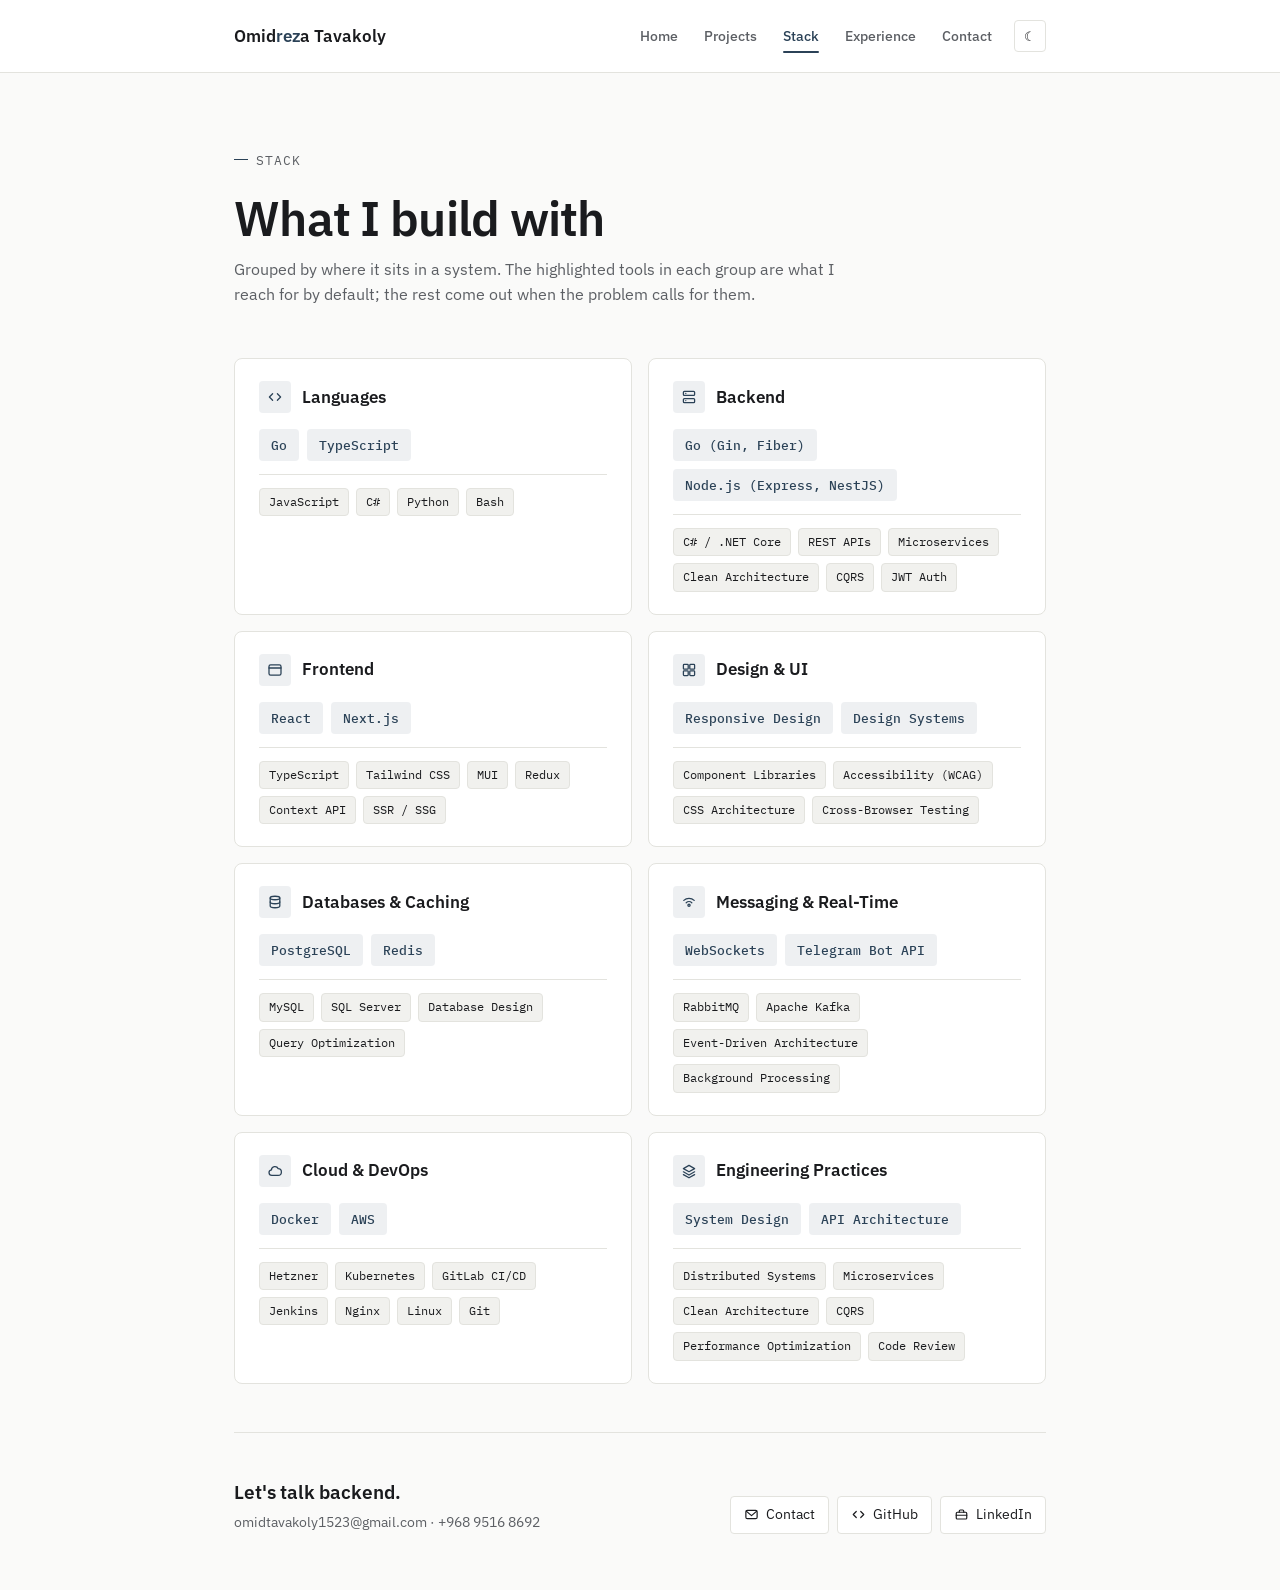
<file: stack.html>
<!doctype html>
<html lang="en">
<head>
<meta charset="utf-8">
<meta name="viewport" content="width=device-width, initial-scale=1">
<title>Stack — Omidreza Tavakoly</title>
<meta name="description" content="The languages, frameworks, databases, and infrastructure Omidreza Tavakoly builds with, day to day.">
<link rel="icon" type="image/svg+xml" href="assets/favicon.svg">
<link rel="preconnect" href="https://fonts.googleapis.com">
<link rel="preconnect" href="https://fonts.gstatic.com" crossorigin>
<link href="https://fonts.googleapis.com/css2?family=IBM+Plex+Sans:wght@400;500;600;700&family=IBM+Plex+Mono:wght@400;500;600&display=swap" rel="stylesheet">
<link rel="stylesheet" href="assets/styles.css">
<script>(function(){try{var t=localStorage.getItem('theme');if(t)document.documentElement.setAttribute('data-theme',t);}catch(e){}})();</script>
</head>
<body>

<nav class="site-nav">
  <div class="nav-inner">
    <a class="wordmark" href="index.html">Omid<span>rez</span>a Tavakoly</a>
    <div class="nav-links">
      <a href="index.html">Home</a>
      <a href="projects.html">Projects</a>
      <a href="stack.html" aria-current="page">Stack</a>
      <a href="experience.html">Experience</a>
      <a href="contact.html">Contact</a>
      <button class="theme-toggle" id="theme-toggle" type="button" aria-label="Toggle theme">☾</button>
    </div>
  </div>
</nav>

<div class="wrap">
  <header class="hero" style="padding-bottom: 20px;">
    <p class="eyebrow">stack</p>
    <h1 style="font-size: clamp(34px, 5vw, 48px);">What I build with</h1>
    <p class="summary">
      Grouped by where it sits in a system. The highlighted tools in each group are what I
      reach for by default; the rest come out when the problem calls for them.
    </p>
  </header>

  <section id="stack-detail" style="border-top: none; padding-top: 0;">
    <div class="stack-page-grid">

      <article class="stack-card">
        <div class="stack-card-head">
          <span class="icon-badge"><svg class="icon" viewBox="0 0 20 20"><path d="M7 6 3 10l4 4"/><path d="M13 6l4 4-4 4"/></svg></span>
          <h3>Languages</h3>
        </div>
        <div class="stack-primary">
          <span class="tag-primary">Go</span>
          <span class="tag-primary">TypeScript</span>
        </div>
        <div class="stack-secondary">
          <span class="tag">JavaScript</span>
          <span class="tag">C#</span>
          <span class="tag">Python</span>
          <span class="tag">Bash</span>
        </div>
      </article>

      <article class="stack-card">
        <div class="stack-card-head">
          <span class="icon-badge"><svg class="icon" viewBox="0 0 20 20"><rect x="3" y="3" width="14" height="5" rx="1.2"/><rect x="3" y="12" width="14" height="5" rx="1.2"/><path d="M6 5.5h.01"/><path d="M6 14.5h.01"/></svg></span>
          <h3>Backend</h3>
        </div>
        <div class="stack-primary">
          <span class="tag-primary">Go (Gin, Fiber)</span>
          <span class="tag-primary">Node.js (Express, NestJS)</span>
        </div>
        <div class="stack-secondary">
          <span class="tag">C# / .NET Core</span>
          <span class="tag">REST APIs</span>
          <span class="tag">Microservices</span>
          <span class="tag">Clean Architecture</span>
          <span class="tag">CQRS</span>
          <span class="tag">JWT Auth</span>
        </div>
      </article>

      <article class="stack-card">
        <div class="stack-card-head">
          <span class="icon-badge"><svg class="icon" viewBox="0 0 20 20"><rect x="2.5" y="3.5" width="15" height="13" rx="2"/><path d="M2.5 7.5h15"/></svg></span>
          <h3>Frontend</h3>
        </div>
        <div class="stack-primary">
          <span class="tag-primary">React</span>
          <span class="tag-primary">Next.js</span>
        </div>
        <div class="stack-secondary">
          <span class="tag">TypeScript</span>
          <span class="tag">Tailwind CSS</span>
          <span class="tag">MUI</span>
          <span class="tag">Redux</span>
          <span class="tag">Context API</span>
          <span class="tag">SSR / SSG</span>
        </div>
      </article>

      <article class="stack-card">
        <div class="stack-card-head">
          <span class="icon-badge"><svg class="icon" viewBox="0 0 20 20"><rect x="3" y="3" width="6" height="6" rx="1"/><rect x="11" y="3" width="6" height="6" rx="1"/><rect x="3" y="11" width="6" height="6" rx="1"/><rect x="11" y="11" width="6" height="6" rx="1"/></svg></span>
          <h3>Design &amp; UI</h3>
        </div>
        <div class="stack-primary">
          <span class="tag-primary">Responsive Design</span>
          <span class="tag-primary">Design Systems</span>
        </div>
        <div class="stack-secondary">
          <span class="tag">Component Libraries</span>
          <span class="tag">Accessibility (WCAG)</span>
          <span class="tag">CSS Architecture</span>
          <span class="tag">Cross-Browser Testing</span>
        </div>
      </article>

      <article class="stack-card">
        <div class="stack-card-head">
          <span class="icon-badge"><svg class="icon" viewBox="0 0 20 20"><ellipse cx="10" cy="5" rx="6" ry="2.2"/><path d="M4 5v10c0 1.2 2.7 2.2 6 2.2s6-1 6-2.2V5"/><path d="M4 10c0 1.2 2.7 2.2 6 2.2s6-1 6-2.2"/></svg></span>
          <h3>Databases &amp; Caching</h3>
        </div>
        <div class="stack-primary">
          <span class="tag-primary">PostgreSQL</span>
          <span class="tag-primary">Redis</span>
        </div>
        <div class="stack-secondary">
          <span class="tag">MySQL</span>
          <span class="tag">SQL Server</span>
          <span class="tag">Database Design</span>
          <span class="tag">Query Optimization</span>
        </div>
      </article>

      <article class="stack-card">
        <div class="stack-card-head">
          <span class="icon-badge"><svg class="icon" viewBox="0 0 20 20"><circle cx="10" cy="14" r="1.4"/><path d="M6.5 11a5 5 0 0 1 7 0"/><path d="M3.5 8a9.5 9.5 0 0 1 13 0"/></svg></span>
          <h3>Messaging &amp; Real-Time</h3>
        </div>
        <div class="stack-primary">
          <span class="tag-primary">WebSockets</span>
          <span class="tag-primary">Telegram Bot API</span>
        </div>
        <div class="stack-secondary">
          <span class="tag">RabbitMQ</span>
          <span class="tag">Apache Kafka</span>
          <span class="tag">Event-Driven Architecture</span>
          <span class="tag">Background Processing</span>
        </div>
      </article>

      <article class="stack-card">
        <div class="stack-card-head">
          <span class="icon-badge"><svg class="icon" viewBox="0 0 20 20"><path d="M6 15.5a3.5 3.5 0 0 1-.5-6.96A4.5 4.5 0 0 1 14 7.02 3.5 3.5 0 0 1 13.5 15.5H6Z"/></svg></span>
          <h3>Cloud &amp; DevOps</h3>
        </div>
        <div class="stack-primary">
          <span class="tag-primary">Docker</span>
          <span class="tag-primary">AWS</span>
        </div>
        <div class="stack-secondary">
          <span class="tag">Hetzner</span>
          <span class="tag">Kubernetes</span>
          <span class="tag">GitLab CI/CD</span>
          <span class="tag">Jenkins</span>
          <span class="tag">Nginx</span>
          <span class="tag">Linux</span>
          <span class="tag">Git</span>
        </div>
      </article>

      <article class="stack-card">
        <div class="stack-card-head">
          <span class="icon-badge"><svg class="icon" viewBox="0 0 20 20"><path d="M10 3l7 4-7 4-7-4 7-4Z"/><path d="M3 11l7 4 7-4"/><path d="M3 14.5l7 4 7-4"/></svg></span>
          <h3>Engineering Practices</h3>
        </div>
        <div class="stack-primary">
          <span class="tag-primary">System Design</span>
          <span class="tag-primary">API Architecture</span>
        </div>
        <div class="stack-secondary">
          <span class="tag">Distributed Systems</span>
          <span class="tag">Microservices</span>
          <span class="tag">Clean Architecture</span>
          <span class="tag">CQRS</span>
          <span class="tag">Performance Optimization</span>
          <span class="tag">Code Review</span>
        </div>
      </article>

    </div>
  </section>

  <footer>
    <div class="foot-inner">
      <div>
        <p class="foot-title">Let's talk backend.</p>
        <p class="foot-sub">omidtavakoly1523@gmail.com · +968 9516 8692</p>
      </div>
      <div class="foot-links">
        <a class="pill" href="contact.html"><svg class="icon" viewBox="0 0 20 20"><rect x="2.5" y="4.5" width="15" height="11" rx="2"/><path d="M3 5.5l7 6 7-6"/></svg>Contact</a>
        <a class="pill" href="https://github.com/omidtavakoly"><svg class="icon" viewBox="0 0 20 20"><path d="M7 6 3 10l4 4"/><path d="M13 6l4 4-4 4"/></svg>GitHub</a>
        <a class="pill" href="https://www.linkedin.com/in/omid-tavakoly/"><svg class="icon" viewBox="0 0 20 20"><rect x="3" y="7" width="14" height="9" rx="1.5"/><path d="M7 7V5.5A1.5 1.5 0 0 1 8.5 4h3A1.5 1.5 0 0 1 13 5.5V7"/><path d="M3 11h14"/></svg>LinkedIn</a>
      </div>
    </div>
  </footer>
</div>

<script src="assets/theme.js" defer></script>
</body>
</html>
</file>
<file: assets/styles.css>
/* Omidreza Tavakoly — portfolio. Tokens first, components second. */

:root {
  --bg: #FAFAF9;
  --surface: #FFFFFF;
  --surface-2: #F1F1EE;
  --border: #E3E3DE;
  --border-strong: #CBCBC4;
  --text: #1A1B1E;
  --text-dim: #5C5F64;
  --accent: #2B4257;
  --accent-ink: #FFFFFF;
  --accent-soft: rgba(43, 66, 87, 0.08);
  --status: #2F6B4F;
  --status-soft: rgba(47, 107, 79, 0.08);
  --shadow-color: rgba(23, 25, 28, 0.08);
  --shadow-color-strong: rgba(23, 25, 28, 0.13);

  --font-display: 'IBM Plex Sans', -apple-system, BlinkMacSystemFont, 'Segoe UI', sans-serif;
  --font-body: 'IBM Plex Sans', -apple-system, BlinkMacSystemFont, 'Segoe UI', sans-serif;
  --font-mono: 'IBM Plex Mono', ui-monospace, 'SFMono-Regular', Menlo, monospace;

  --space-1: 4px; --space-2: 8px; --space-3: 12px; --space-4: 16px;
  --space-5: 24px; --space-6: 32px; --space-7: 48px; --space-8: 64px; --space-9: 96px;
  --radius-sm: 4px; --radius-md: 6px; --radius-lg: 8px; --radius-pill: 999px;
}

@media (prefers-color-scheme: dark) {
  :root:not([data-theme="light"]) {
    --bg: #15181B;
    --surface: #1C2024;
    --surface-2: #23282C;
    --border: #2D3236;
    --border-strong: #3C4348;
    --text: #ECEDEE;
    --text-dim: #999FA5;
    --accent: #8FB4C4;
    --accent-ink: #0E1618;
    --accent-soft: rgba(143, 180, 196, 0.12);
    --status: #7BC29A;
    --status-soft: rgba(123, 194, 154, 0.12);
    --shadow-color: rgba(0, 0, 0, 0.3);
    --shadow-color-strong: rgba(0, 0, 0, 0.45);
  }
}
:root[data-theme="dark"] {
  --bg: #15181B;
  --surface: #1C2024;
  --surface-2: #23282C;
  --border: #2D3236;
  --border-strong: #3C4348;
  --text: #ECEDEE;
  --text-dim: #999FA5;
  --accent: #8FB4C4;
  --accent-ink: #0E1618;
  --accent-soft: rgba(143, 180, 196, 0.12);
  --status: #7BC29A;
  --status-soft: rgba(123, 194, 154, 0.12);
  --shadow-color: rgba(0, 0, 0, 0.3);
  --shadow-color-strong: rgba(0, 0, 0, 0.45);
}

* { box-sizing: border-box; }
html { color-scheme: light dark; }
body {
  margin: 0;
  background: var(--bg);
  color: var(--text);
  font-family: var(--font-body);
  font-size: 16px;
  line-height: 1.6;
  -webkit-font-smoothing: antialiased;
  text-rendering: optimizeLegibility;
}
::selection { background: var(--accent-soft); color: var(--text); }
a { color: inherit; }
img { max-width: 100%; }

.wrap { max-width: 860px; margin: 0 auto; padding: 0 24px; }
.icon { width: 15px; height: 15px; flex-shrink: 0; stroke: currentColor; fill: none; stroke-width: 1.6; stroke-linecap: round; stroke-linejoin: round; }

/* ---------- nav ---------- */
nav.site-nav {
  position: sticky; top: 0; z-index: 40;
  border-bottom: 1px solid var(--border);
  background: var(--surface);
  transition: box-shadow .2s ease;
}
nav.site-nav.is-scrolled { box-shadow: 0 8px 20px -16px var(--shadow-color-strong); }
.nav-inner {
  max-width: 860px; margin: 0 auto; padding: 18px 24px;
  display: flex; align-items: center; justify-content: space-between; gap: 20px;
}
.wordmark {
  font-family: var(--font-display); font-weight: 600; font-size: 17px;
  text-decoration: none; color: var(--text); letter-spacing: -0.005em;
}
.wordmark span { color: var(--accent); }
.nav-links { display: flex; align-items: center; gap: 2px; flex-wrap: wrap; }
.nav-links a {
  position: relative;
  font-family: var(--font-body); font-size: 14px; font-weight: 500; text-decoration: none;
  color: var(--text-dim); padding: 7px 12px; border-radius: var(--radius-sm);
  transition: color .15s ease, background-color .15s ease;
}
.nav-links a:hover { color: var(--text); background: var(--surface-2); }
.nav-links a[aria-current="page"] { color: var(--accent); }
.nav-links a[aria-current="page"]::after {
  content: ""; position: absolute; left: 12px; right: 12px; bottom: 1px;
  height: 2px; border-radius: 2px; background: var(--accent);
}
.theme-toggle {
  border: 1px solid var(--border); background: var(--surface);
  color: var(--text); border-radius: var(--radius-sm); width: 32px; height: 32px;
  cursor: pointer; font-size: 13px; display: inline-flex;
  align-items: center; justify-content: center; margin-left: 8px;
  transition: border-color .15s ease, background-color .15s ease;
}
.theme-toggle:hover { background: var(--surface-2); border-color: var(--border-strong); }

/* ---------- hero ---------- */
.hero { padding: 64px 0 52px; }
.eyebrow {
  display: inline-flex; align-items: center; gap: 8px;
  font-family: var(--font-mono); font-size: 12.5px; color: var(--text-dim);
  letter-spacing: .08em; text-transform: uppercase; margin-bottom: 22px;
}
.eyebrow::before { content: ""; width: 14px; height: 1px; background: var(--accent); }
h1 {
  font-family: var(--font-display); font-weight: 600;
  font-size: clamp(34px, 5.2vw, 48px); line-height: 1.1; letter-spacing: -0.015em;
  margin: 0 0 12px; text-wrap: balance;
}
.role {
  font-family: var(--font-body); font-weight: 400;
  font-size: clamp(16px, 2vw, 18px); color: var(--text-dim);
  margin: 0 0 24px; text-wrap: balance;
}
.summary { max-width: 62ch; color: var(--text-dim); font-size: 16px; margin: 0 0 30px; }
.contact-row { display: flex; flex-wrap: wrap; gap: 9px; }

.pill {
  display: inline-flex; align-items: center; gap: 7px; font-family: var(--font-body);
  font-size: 13.5px; padding: 7px 13px; border-radius: var(--radius-sm); border: 1px solid var(--border);
  background: var(--surface); color: var(--text); text-decoration: none;
  transition: border-color .15s ease, color .15s ease, background-color .15s ease;
}
.pill:hover { border-color: var(--border-strong); background: var(--surface-2); }
.pill.primary { background: var(--accent); color: var(--accent-ink); border-color: var(--accent); font-weight: 500; }
.pill.primary:hover { opacity: .92; background: var(--accent); }

.btn {
  display: inline-flex; align-items: center; gap: 8px; font-family: var(--font-body);
  font-size: 14px; font-weight: 500; padding: 11px 19px; border-radius: var(--radius-sm);
  text-decoration: none; border: 1px solid transparent; cursor: pointer;
  transition: border-color .15s ease, background-color .15s ease, color .15s ease;
}
.btn-primary { background: var(--accent); color: var(--accent-ink); }
.btn-primary:hover { opacity: .92; }
.btn-ghost { background: var(--surface); border-color: var(--border); color: var(--text); }
.btn-ghost:hover { border-color: var(--accent); color: var(--accent); }

/* ---------- section scaffolding ---------- */
section { padding: 48px 0; border-top: 1px solid var(--border); }
section:first-of-type { border-top: none; }
.section-label {
  font-family: var(--font-mono); font-size: 12px; letter-spacing: .08em;
  text-transform: uppercase; color: var(--text-dim); margin: 0 0 10px;
  display: flex; align-items: center; gap: 8px;
}
.section-label::before { content: ""; width: 14px; height: 1px; background: var(--accent); }
h2.section-title { font-family: var(--font-display); font-size: 26px; font-weight: 600; margin: 0 0 28px; text-wrap: balance; }
.section-intro { color: var(--text-dim); max-width: 62ch; margin: -14px 0 28px; font-size: 15px; }

/* ---------- stack ---------- */
.stack-grid { display: grid; grid-template-columns: repeat(auto-fit, minmax(230px, 1fr)); gap: 24px 32px; }
.stack-group h3 {
  font-family: var(--font-mono); font-size: 12px; text-transform: uppercase;
  letter-spacing: .06em; color: var(--text-dim); margin: 0 0 10px; font-weight: 500;
  padding-bottom: 8px; border-bottom: 1px solid var(--border);
}
.stack-group p { margin: 0; color: var(--text); font-size: 14.5px; line-height: 1.7; }

/* ---------- projects ---------- */
.projects { display: flex; flex-direction: column; gap: 16px; }
.card {
  background: var(--surface); border: 1px solid var(--border); border-radius: var(--radius-lg);
  padding: 24px 26px;
  transition: border-color .15s ease, box-shadow .15s ease;
}
.card:hover { border-color: var(--border-strong); box-shadow: 0 4px 16px -8px var(--shadow-color); }
.card-head { display: flex; align-items: center; justify-content: flex-end; gap: 16px; flex-wrap: wrap; margin-bottom: 6px; }
.status-pill { font-family: var(--font-mono); font-size: 11px; padding: 3px 9px; border-radius: var(--radius-sm); white-space: nowrap; }
.status-pill.private { color: var(--text-dim); border: 1px solid var(--border); }
.status-pill.org { color: var(--accent); background: var(--accent-soft); border: 1px solid transparent; }
.status-pill.public { color: var(--status); background: var(--status-soft); border: 1px solid transparent; }
.card h3.proj-title { font-family: var(--font-display); font-size: 20px; font-weight: 600; margin: 2px 0 12px; text-wrap: balance; }
.card p.desc { color: var(--text-dim); font-size: 15px; margin: 0 0 18px; max-width: 68ch; }
.tags { display: flex; flex-wrap: wrap; gap: 7px; }
.tag {
  font-family: var(--font-mono); font-size: 11.5px; color: var(--text); background: var(--surface-2);
  border: 1px solid var(--border); padding: 4px 9px; border-radius: var(--radius-sm);
}
.card-foot { margin-top: 18px; padding-top: 15px; border-top: 1px solid var(--border); font-size: 13.5px; color: var(--text-dim); }
.card-foot a { color: var(--accent); text-decoration: none; }
.card-foot a:hover { text-decoration: underline; }

/* ---------- stack page ---------- */
.stack-page-grid { display: grid; grid-template-columns: repeat(auto-fit, minmax(320px, 1fr)); gap: 16px; }
.stack-card {
  background: var(--surface); border: 1px solid var(--border); border-radius: var(--radius-lg);
  padding: 22px 24px; transition: border-color .15s ease, box-shadow .15s ease;
}
.stack-card:hover { border-color: var(--border-strong); box-shadow: 0 4px 16px -8px var(--shadow-color); }
.stack-card-head { display: flex; align-items: center; gap: 11px; margin-bottom: 16px; }
.stack-card-head .icon-badge {
  width: 32px; height: 32px; border-radius: var(--radius-sm); flex-shrink: 0;
  background: var(--accent-soft); color: var(--accent);
  display: inline-flex; align-items: center; justify-content: center;
}
.stack-card-head .icon-badge .icon { width: 16px; height: 16px; }
.stack-card-head h3 { font-family: var(--font-display); font-size: 16.5px; font-weight: 600; margin: 0; }
.stack-primary { display: flex; flex-wrap: wrap; gap: 8px; margin-bottom: 13px; }
.tag-primary {
  font-family: var(--font-mono); font-size: 12.5px; font-weight: 500; color: var(--accent);
  background: var(--accent-soft); border: 1px solid transparent; padding: 5px 11px; border-radius: var(--radius-sm);
}
.stack-secondary { display: flex; flex-wrap: wrap; gap: 7px; padding-top: 13px; border-top: 1px solid var(--border); }

/* ---------- deployment log / experience timeline ---------- */
.timeline { display: flex; flex-direction: column; }
.tl-item { display: grid; grid-template-columns: 132px 20px 1fr; column-gap: var(--space-5); padding-bottom: var(--space-8); }
.tl-item:last-child { padding-bottom: 0; }
.tl-date { font-family: var(--font-mono); font-size: 12.5px; color: var(--text-dim); padding-top: 4px; text-align: right; font-variant-numeric: tabular-nums; }
.tl-marker { position: relative; display: flex; justify-content: center; }
.tl-marker::before {
  content: ""; position: absolute; top: 18px; bottom: calc(var(--space-8) * -1);
  width: 1px; background: var(--border);
}
.tl-item:last-child .tl-marker::before { display: none; }
.tl-dot {
  width: 8px; height: 8px; border-radius: 50%; margin-top: 6px;
  background: var(--accent); flex-shrink: 0;
}
.tl-body h3 { font-family: var(--font-display); font-size: 17px; font-weight: 600; margin: 0 0 2px; }
.tl-role { font-family: var(--font-body); font-size: 13.5px; color: var(--text-dim); margin: 0 0 14px; }
.tl-body ul { margin: 0; padding-left: 18px; color: var(--text-dim); font-size: 14.5px; }
.tl-body li { margin-bottom: 6px; }
.tl-body a { color: var(--accent); text-decoration: none; }
.tl-body a:hover { text-decoration: underline; }

@media (max-width: 620px) {
  .tl-item { grid-template-columns: 16px 1fr; column-gap: var(--space-4); }
  .tl-date { display: none; }
  .tl-marker::before { top: 18px; bottom: calc(var(--space-8) * -1); }
}

/* ---------- contact page ---------- */
.contact-grid { display: grid; grid-template-columns: repeat(auto-fit, minmax(220px, 1fr)); gap: 14px; }
.contact-card {
  background: var(--surface); border: 1px solid var(--border); border-radius: var(--radius-lg);
  padding: 20px; display: flex; flex-direction: column; gap: 9px; text-decoration: none;
  transition: border-color .15s ease, box-shadow .15s ease;
}
.contact-card:hover { border-color: var(--border-strong); box-shadow: 0 4px 16px -8px var(--shadow-color); }
.contact-card .icon-badge {
  width: 32px; height: 32px; border-radius: var(--radius-sm);
  background: var(--accent-soft); color: var(--accent);
  display: inline-flex; align-items: center; justify-content: center;
}
.contact-card .icon-badge .icon { width: 16px; height: 16px; }
.contact-card .k { font-family: var(--font-mono); font-size: 11px; color: var(--text-dim); text-transform: uppercase; letter-spacing: .06em; }
.contact-card .v { font-family: var(--font-display); font-size: 17px; font-weight: 600; color: var(--text); overflow-wrap: anywhere; }

.cta-block {
  background: var(--surface); border: 1px solid var(--border); border-radius: var(--radius-lg);
  padding: 44px 36px; text-align: center; margin-top: var(--space-3);
}
.cta-block h2 { font-family: var(--font-display); font-size: 24px; margin: 0 0 10px; text-wrap: balance; }
.cta-block p { color: var(--text-dim); margin: 0 0 24px; }

/* ---------- footer ---------- */
footer { border-top: 1px solid var(--border); padding: 44px 0 56px; }
footer .foot-inner { display: flex; justify-content: space-between; align-items: flex-end; flex-wrap: wrap; gap: 20px; }
footer .foot-title { font-family: var(--font-display); font-size: 19px; font-weight: 600; margin: 0 0 4px; }
footer .foot-sub { color: var(--text-dim); font-size: 14px; margin: 0; }
footer .foot-links { display: flex; gap: 8px; flex-wrap: wrap; }

a:focus-visible, .pill:focus-visible, .btn:focus-visible, .theme-toggle:focus-visible, .contact-card:focus-visible, .nav-links a:focus-visible {
  outline: 2px solid var(--accent); outline-offset: 2px;
}

@media (prefers-reduced-motion: reduce) {
  *, *::before, *::after { animation-duration: 0.01ms !important; transition-duration: 0.01ms !important; }
}
</file>
